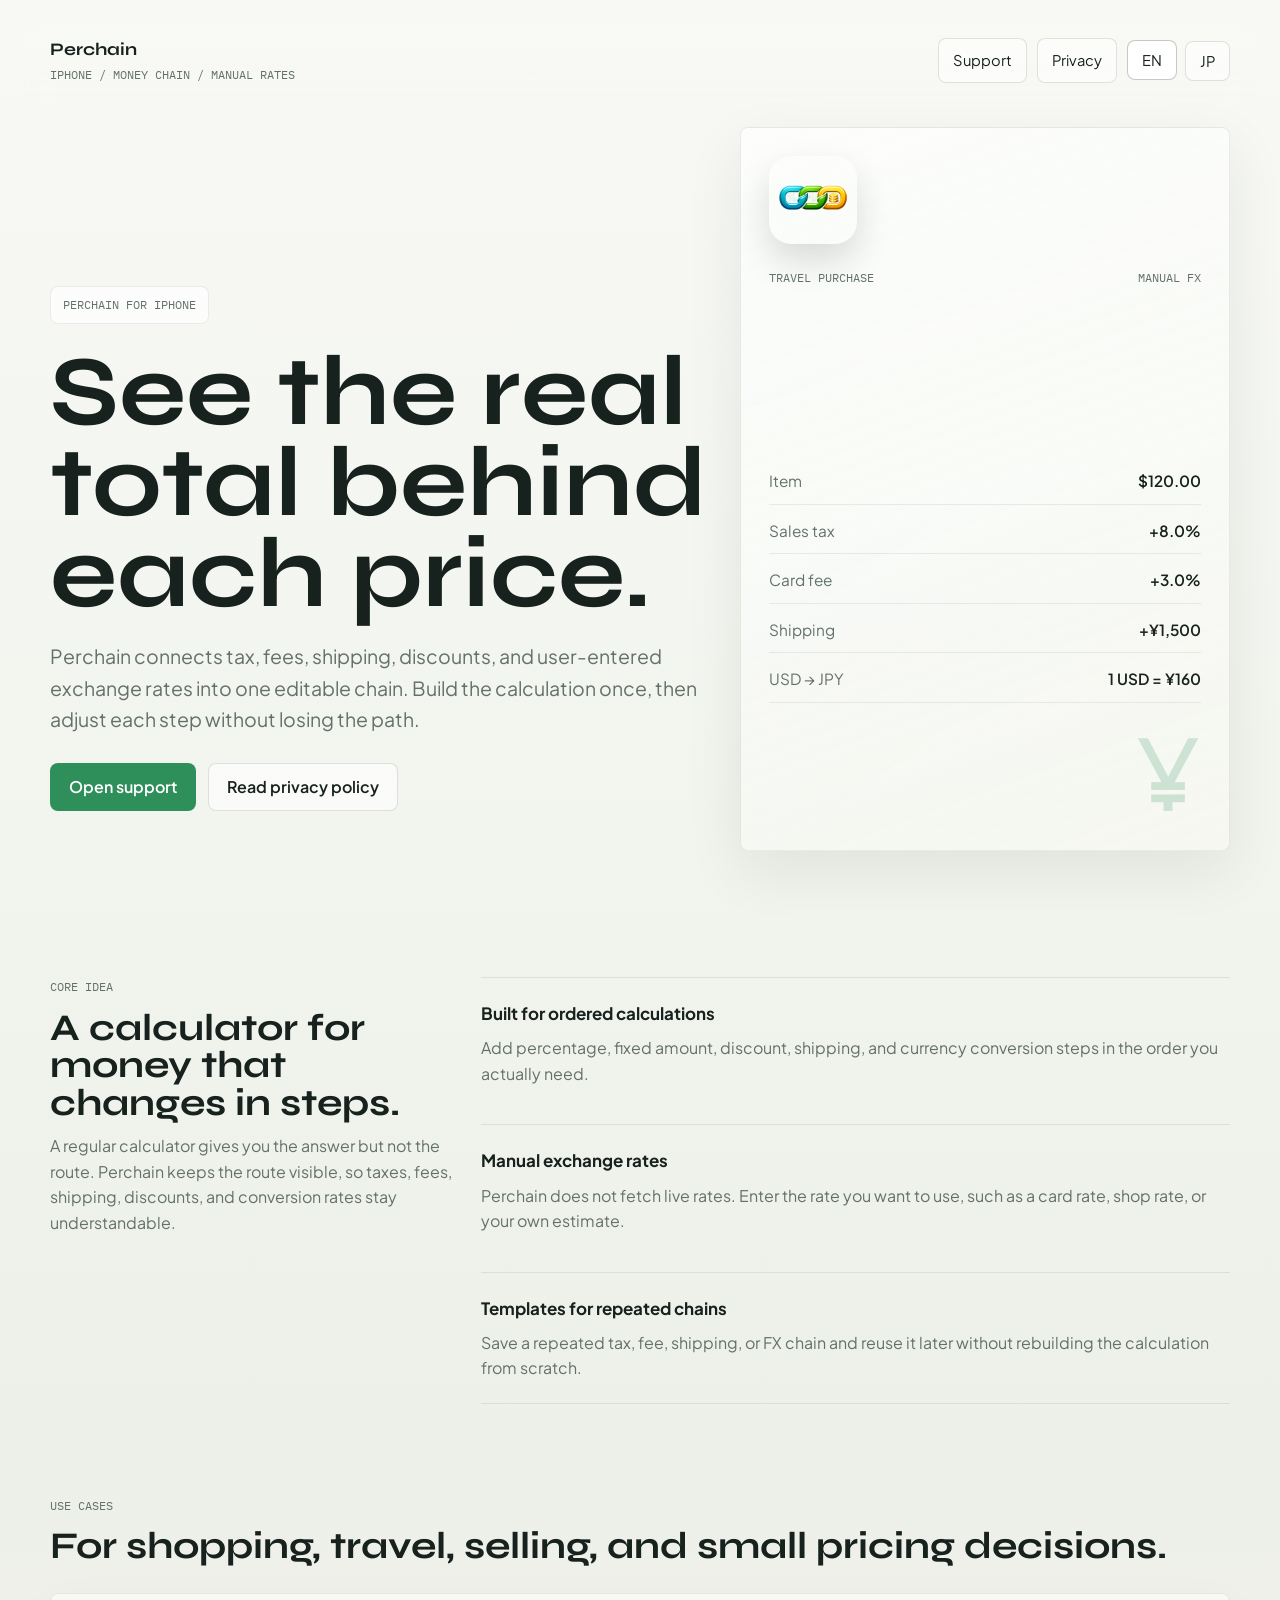
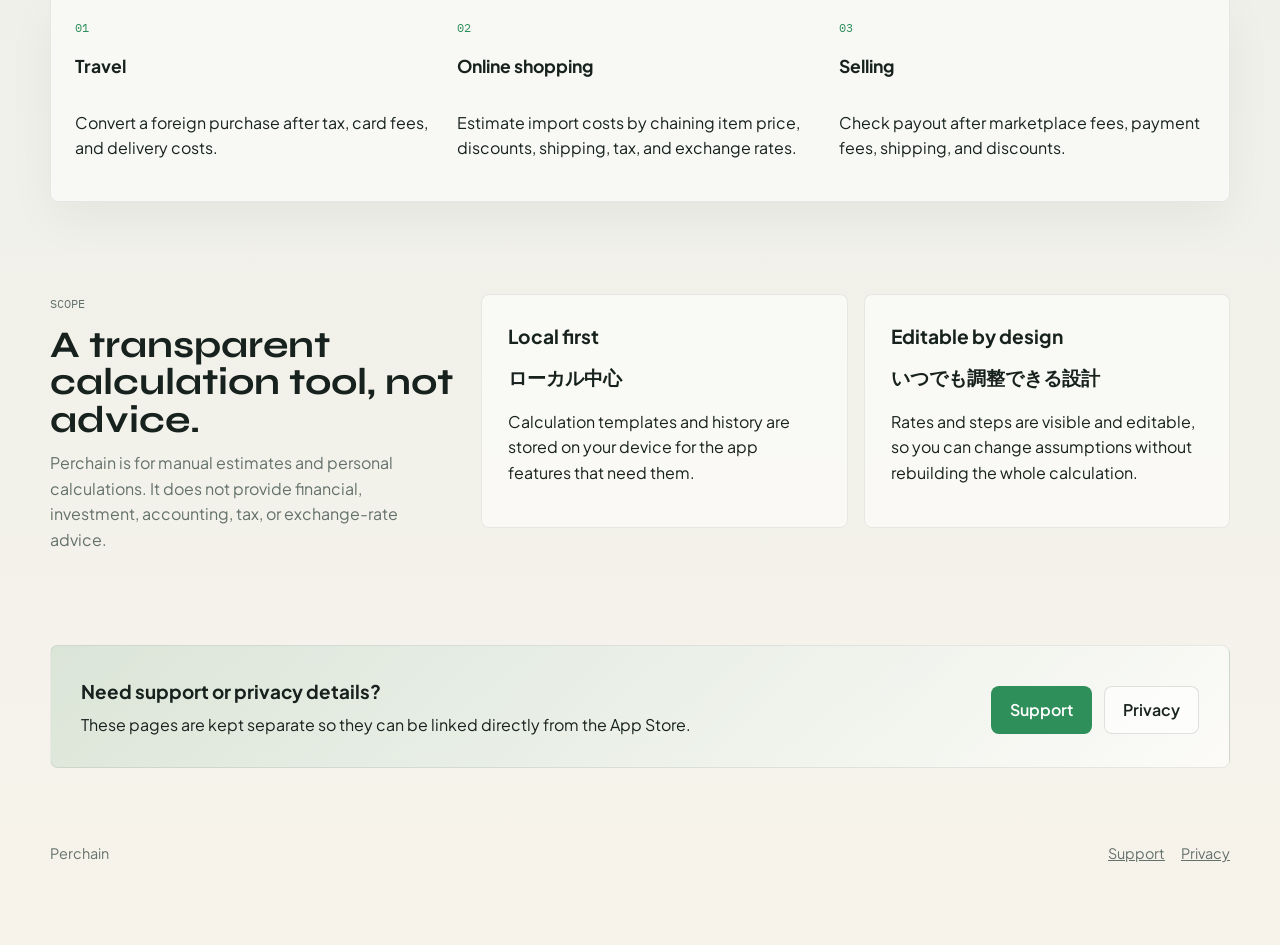
<file: index.html>
<!DOCTYPE html>
<html lang="en">
<head>
  <meta charset="UTF-8">
  <meta name="viewport" content="width=device-width, initial-scale=1.0">
  <title>Perchain | Tax, fee, shipping, and FX calculator</title>
  <meta name="description" content="Perchain is an iPhone app for chaining tax, fees, shipping, discounts, and user-entered exchange rates into one clear money calculation.">
  <meta property="og:title" content="Perchain">
  <meta property="og:description" content="Connect tax, fee, shipping, discount, and FX steps into one clear money calculation.">
  <meta property="og:type" content="website">
  <meta property="og:url" content="https://perchain.mizuno.app/">
  <meta property="og:site_name" content="Perchain">
  <meta property="og:image" content="https://perchain.mizuno.app/assets/app-icon.png">
  <meta name="twitter:card" content="summary">
  <meta name="twitter:title" content="Perchain">
  <meta name="twitter:description" content="Tax, fee, shipping, and FX steps in one clear chain.">
  <link rel="preconnect" href="https://fonts.googleapis.com">
  <link rel="preconnect" href="https://fonts.gstatic.com" crossorigin>
  <link href="https://fonts.googleapis.com/css2?family=IBM+Plex+Mono:wght@400;500&family=Plus+Jakarta+Sans:wght@400;500;600;700&family=Syne:wght@500;700;800&display=swap" rel="stylesheet">
  <link rel="stylesheet" href="/styles.css">
</head>
<body>
  <div class="site-shell">
    <header class="site-header">
      <div class="site-header__inner">
        <a class="wordmark" href="/">
          <span class="wordmark__name">Perchain</span>
          <span class="wordmark__meta">iPhone / money chain / manual rates</span>
        </a>
        <div class="topnav">
          <a href="/support/">Support</a>
          <a href="/privacy/">Privacy</a>
          <div class="lang-switch" aria-label="Language">
            <button type="button" data-lang-button="en" aria-pressed="true">EN</button>
            <button type="button" data-lang-button="ja" aria-pressed="false">JP</button>
          </div>
        </div>
      </div>
    </header>

    <main>
      <section class="hero">
        <div class="hero__copy" data-panel>
          <span class="eyebrow">Perchain for iPhone</span>
          <h1 data-lang="en">See the real total behind each price.</h1>
          <h1 data-lang="ja" hidden>金額の変化を、順番に見える形へ。</h1>
          <p data-lang="en">Perchain connects tax, fees, shipping, discounts, and user-entered exchange rates into one editable chain. Build the calculation once, then adjust each step without losing the path.</p>
          <p data-lang="ja" hidden>Perchain は、税、手数料、送料、割引、ユーザーが入力した為替レートを順番につなげて計算するアプリです。一度作った計算の流れを見失わず、必要なステップだけを調整できます。</p>
          <div class="hero__cta">
            <a class="btn btn--primary" href="/support/">Open support</a>
            <a class="btn btn--secondary" href="/privacy/">Read privacy policy</a>
          </div>
        </div>

        <div class="hero__visual" data-panel>
          <div class="poster poster--perchain" aria-label="Example Perchain calculation">
            <img class="app-icon" src="/assets/app-icon.png" alt="Perchain app icon">
            <div class="poster__meta">
              <span>Travel purchase</span>
              <span>Manual FX</span>
            </div>
            <div class="poster__stack">
              <div class="poster__line"><span>Item</span><strong>$120.00</strong></div>
              <div class="poster__line"><span>Sales tax</span><strong>+8.0%</strong></div>
              <div class="poster__line"><span>Card fee</span><strong>+3.0%</strong></div>
              <div class="poster__line"><span>Shipping</span><strong>+¥1,500</strong></div>
              <div class="poster__line"><span>USD → JPY</span><strong>1 USD = ¥160</strong></div>
            </div>
            <div class="poster__glyph">¥</div>
          </div>
        </div>
      </section>

      <section class="section section--split">
        <div class="section__intro" data-panel>
          <span class="section__kicker">Core idea</span>
          <h2 class="section__title" data-lang="en">A calculator for money that changes in steps.</h2>
          <h2 class="section__title" data-lang="ja" hidden>段階的に変わる金額のための計算機。</h2>
          <p class="section__lead" data-lang="en">A regular calculator gives you the answer but not the route. Perchain keeps the route visible, so taxes, fees, shipping, discounts, and conversion rates stay understandable.</p>
          <p class="section__lead" data-lang="ja" hidden>普通の計算機は答えだけを出します。Perchain は計算の道筋を残すので、税、手数料、送料、割引、為替換算のつながりを見ながら調整できます。</p>
        </div>
        <div class="feature-rail" data-panel>
          <div class="feature">
            <h3 data-lang="en">Built for ordered calculations</h3>
            <h3 data-lang="ja" hidden>順番が大事な計算に対応</h3>
            <p data-lang="en">Add percentage, fixed amount, discount, shipping, and currency conversion steps in the order you actually need.</p>
            <p data-lang="ja" hidden>パーセント、固定金額、割引、送料、通貨換算を、実際に必要な順番で追加できます。</p>
          </div>
          <div class="feature">
            <h3 data-lang="en">Manual exchange rates</h3>
            <h3 data-lang="ja" hidden>為替レートは手入力</h3>
            <p data-lang="en">Perchain does not fetch live rates. Enter the rate you want to use, such as a card rate, shop rate, or your own estimate.</p>
            <p data-lang="ja" hidden>Perchain はライブ為替レートを自動取得しません。カード会社のレート、店頭レート、自分の見積もりなど、使いたいレートを入力します。</p>
          </div>
          <div class="feature">
            <h3 data-lang="en">Templates for repeated chains</h3>
            <h3 data-lang="ja" hidden>よく使う計算はテンプレート化</h3>
            <p data-lang="en">Save a repeated tax, fee, shipping, or FX chain and reuse it later without rebuilding the calculation from scratch.</p>
            <p data-lang="ja" hidden>よく使う税、手数料、送料、為替の組み合わせはテンプレートとして保存し、次回すぐに再利用できます。</p>
          </div>
        </div>
      </section>

      <section class="section" data-panel>
        <div class="section__intro">
          <span class="section__kicker">Use cases</span>
          <h2 class="section__title" data-lang="en">For shopping, travel, selling, and small pricing decisions.</h2>
          <h2 class="section__title" data-lang="ja" hidden>買い物、旅行、販売、小さな価格判断に。</h2>
        </div>
        <div class="workflow-band">
          <div class="workflow-step">
            <span class="workflow-step__index">01</span>
            <span class="workflow-step__label" data-lang="en">Travel</span>
            <span class="workflow-step__label" data-lang="ja" hidden>旅行</span>
            <p data-lang="en">Convert a foreign purchase after tax, card fees, and delivery costs.</p>
            <p data-lang="ja" hidden>海外での購入額に税、カード手数料、配送費を足して自国通貨で確認します。</p>
          </div>
          <div class="workflow-step">
            <span class="workflow-step__index">02</span>
            <span class="workflow-step__label" data-lang="en">Online shopping</span>
            <span class="workflow-step__label" data-lang="ja" hidden>海外通販</span>
            <p data-lang="en">Estimate import costs by chaining item price, discounts, shipping, tax, and exchange rates.</p>
            <p data-lang="ja" hidden>商品価格、割引、送料、税、為替レートをつなげて輸入時の目安を出します。</p>
          </div>
          <div class="workflow-step">
            <span class="workflow-step__index">03</span>
            <span class="workflow-step__label" data-lang="en">Selling</span>
            <span class="workflow-step__label" data-lang="ja" hidden>販売</span>
            <p data-lang="en">Check payout after marketplace fees, payment fees, shipping, and discounts.</p>
            <p data-lang="ja" hidden>販売手数料、決済手数料、送料、割引を引いた後の受け取り額を確認します。</p>
          </div>
        </div>
      </section>

      <section class="section section--split">
        <div class="section__intro" data-panel>
          <span class="section__kicker">Scope</span>
          <h2 class="section__title" data-lang="en">A transparent calculation tool, not advice.</h2>
          <h2 class="section__title" data-lang="ja" hidden>助言ではなく、見える計算ツール。</h2>
          <p class="section__lead" data-lang="en">Perchain is for manual estimates and personal calculations. It does not provide financial, investment, accounting, tax, or exchange-rate advice.</p>
          <p class="section__lead" data-lang="ja" hidden>Perchain は手入力による見積もりと個人の計算のためのツールです。金融、投資、会計、税務、為替に関する助言は提供しません。</p>
        </div>
        <div class="detail-grid" data-panel>
          <div class="detail-note">
            <strong data-lang="en">Local first</strong>
            <strong data-lang="ja" hidden>ローカル中心</strong>
            <p data-lang="en">Calculation templates and history are stored on your device for the app features that need them.</p>
            <p data-lang="ja" hidden>計算テンプレートと履歴は、必要な機能のために端末内に保存されます。</p>
          </div>
          <div class="detail-note">
            <strong data-lang="en">Editable by design</strong>
            <strong data-lang="ja" hidden>いつでも調整できる設計</strong>
            <p data-lang="en">Rates and steps are visible and editable, so you can change assumptions without rebuilding the whole calculation.</p>
            <p data-lang="ja" hidden>レートとステップは見える形で編集できるため、前提を変えても計算全体を作り直す必要がありません。</p>
          </div>
        </div>
      </section>

      <section class="section" data-panel>
        <div class="cta-strip">
          <div class="cta-strip__copy">
            <strong data-lang="en">Need support or privacy details?</strong>
            <strong data-lang="ja" hidden>サポート情報とプライバシー方針はこちらです。</strong>
            <span data-lang="en">These pages are kept separate so they can be linked directly from the App Store.</span>
            <span data-lang="ja" hidden>App Store から直接リンクできるよう、サポートとプライバシー方針を独立したページにしています。</span>
          </div>
          <div class="hero__cta">
            <a class="btn btn--primary" href="/support/">Support</a>
            <a class="btn btn--secondary" href="/privacy/">Privacy</a>
          </div>
        </div>
      </section>
    </main>

    <footer class="footer">
      <span>Perchain</span>
      <div class="footer__links">
        <a href="/support/">Support</a>
        <a href="/privacy/">Privacy</a>
      </div>
    </footer>
  </div>
  <script src="/app.js"></script>
</body>
</html>
</file>
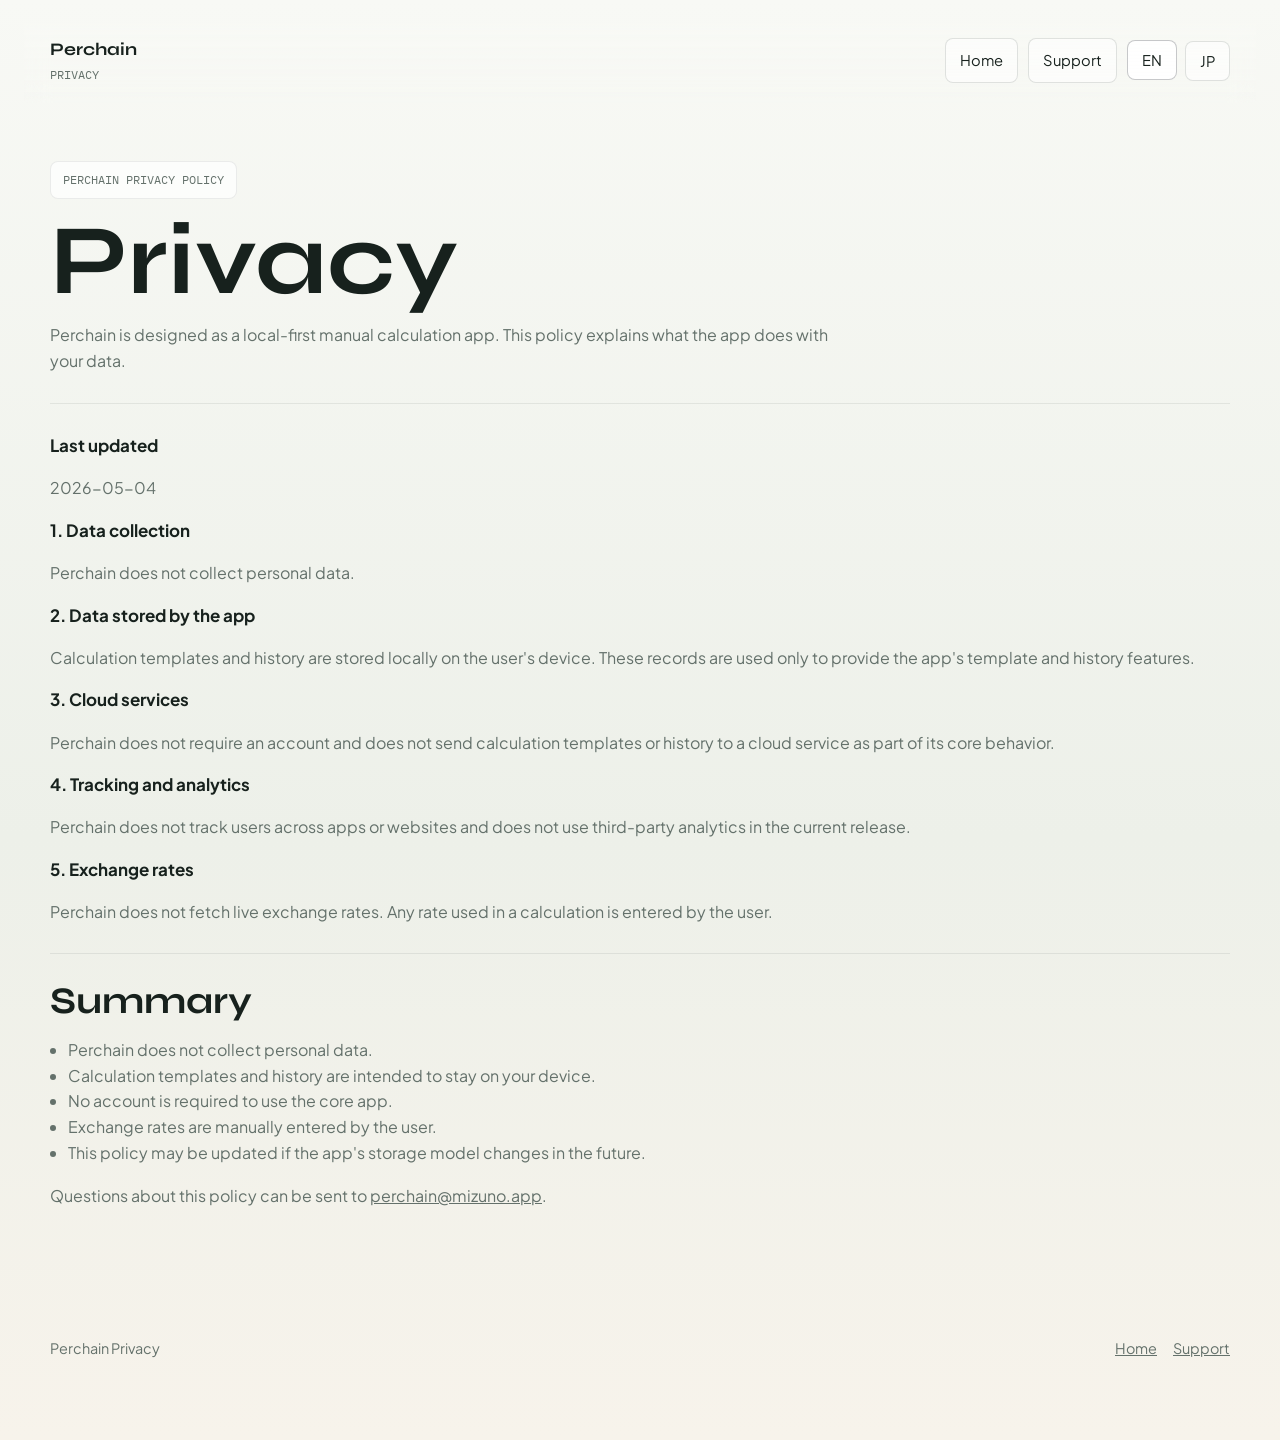
<file: privacy/index.html>
<!DOCTYPE html>
<html lang="en">
<head>
  <meta charset="UTF-8">
  <meta name="viewport" content="width=device-width, initial-scale=1.0">
  <title>Perchain Privacy Policy</title>
  <meta name="description" content="Privacy policy for Perchain.">
  <link rel="preconnect" href="https://fonts.googleapis.com">
  <link rel="preconnect" href="https://fonts.gstatic.com" crossorigin>
  <link href="https://fonts.googleapis.com/css2?family=IBM+Plex+Mono:wght@400;500&family=Plus+Jakarta+Sans:wght@400;500;600;700&family=Syne:wght@500;700;800&display=swap" rel="stylesheet">
  <link rel="stylesheet" href="/styles.css">
</head>
<body>
  <div class="site-shell">
    <header class="site-header">
      <div class="site-header__inner">
        <a class="wordmark" href="/">
          <span class="wordmark__name">Perchain</span>
          <span class="wordmark__meta">Privacy</span>
        </a>
        <div class="topnav">
          <a href="/">Home</a>
          <a href="/support/">Support</a>
          <div class="lang-switch" aria-label="Language">
            <button type="button" data-lang-button="en" aria-pressed="true">EN</button>
            <button type="button" data-lang-button="ja" aria-pressed="false">JP</button>
          </div>
        </div>
      </div>
    </header>

    <main class="doc-shell">
      <section class="doc-hero" data-panel>
        <span class="eyebrow">Perchain Privacy Policy</span>
        <h1 data-lang="en">Privacy</h1>
        <h1 data-lang="ja" hidden>プライバシー</h1>
        <p data-lang="en">Perchain is designed as a local-first manual calculation app. This policy explains what the app does with your data.</p>
        <p data-lang="ja" hidden>Perchain は、ローカル中心の手入力計算アプリとして設計されています。このページでは、アプリがデータをどのように扱うかを説明します。</p>
      </section>

      <section class="doc-block" data-panel>
        <div class="privacy-layout">
          <div class="privacy-block">
            <h3 data-lang="en">Last updated</h3>
            <h3 data-lang="ja" hidden>最終更新日</h3>
            <p>2026-05-04</p>
          </div>
          <div class="privacy-block">
            <h3 data-lang="en">1. Data collection</h3>
            <h3 data-lang="ja" hidden>1. データ収集</h3>
            <p data-lang="en">Perchain does not collect personal data.</p>
            <p data-lang="ja" hidden>Perchain は個人データを収集しません。</p>
          </div>
          <div class="privacy-block">
            <h3 data-lang="en">2. Data stored by the app</h3>
            <h3 data-lang="ja" hidden>2. アプリが保存するデータ</h3>
            <p data-lang="en">Calculation templates and history are stored locally on the user's device. These records are used only to provide the app's template and history features.</p>
            <p data-lang="ja" hidden>計算テンプレートと履歴は、アプリの機能提供のためにユーザーの端末内に保存されます。</p>
          </div>
          <div class="privacy-block">
            <h3 data-lang="en">3. Cloud services</h3>
            <h3 data-lang="ja" hidden>3. クラウドサービス</h3>
            <p data-lang="en">Perchain does not require an account and does not send calculation templates or history to a cloud service as part of its core behavior.</p>
            <p data-lang="ja" hidden>Perchain はアカウントを必要とせず、基本動作として計算テンプレートや履歴をクラウドサービスへ送信しません。</p>
          </div>
          <div class="privacy-block">
            <h3 data-lang="en">4. Tracking and analytics</h3>
            <h3 data-lang="ja" hidden>4. トラッキングと解析</h3>
            <p data-lang="en">Perchain does not track users across apps or websites and does not use third-party analytics in the current release.</p>
            <p data-lang="ja" hidden>現在のリリースでは、Perchain は他社のアプリやWebサイトをまたいだトラッキングやサードパーティ分析ツールを使用しません。</p>
          </div>
          <div class="privacy-block">
            <h3 data-lang="en">5. Exchange rates</h3>
            <h3 data-lang="ja" hidden>5. 為替レート</h3>
            <p data-lang="en">Perchain does not fetch live exchange rates. Any rate used in a calculation is entered by the user.</p>
            <p data-lang="ja" hidden>Perchain はライブ為替レートを自動取得しません。計算に使うレートはユーザーが入力します。</p>
          </div>
        </div>
      </section>

      <section class="doc-block" data-panel>
        <div class="doc-copy">
          <h2 class="section__title" data-lang="en">Summary</h2>
          <h2 class="section__title" data-lang="ja" hidden>要点</h2>
          <ul class="privacy-list" data-lang="en">
            <li>Perchain does not collect personal data.</li>
            <li>Calculation templates and history are intended to stay on your device.</li>
            <li>No account is required to use the core app.</li>
            <li>Exchange rates are manually entered by the user.</li>
            <li>This policy may be updated if the app's storage model changes in the future.</li>
          </ul>
          <ul class="privacy-list" data-lang="ja" hidden>
            <li>Perchain は個人データを収集しません。</li>
            <li>計算テンプレートと履歴は端末内に保持されることを前提としています。</li>
            <li>アプリの基本利用にアカウント登録は必要ありません。</li>
            <li>為替レートはユーザーが手入力します。</li>
            <li>今後、保存方式が変わる場合はこの方針も更新されます。</li>
          </ul>
          <p data-lang="en">Questions about this policy can be sent to <a href="mailto:perchain@mizuno.app">perchain@mizuno.app</a>.</p>
          <p data-lang="ja" hidden>この方針に関する問い合わせは <a href="mailto:perchain@mizuno.app">perchain@mizuno.app</a> まで連絡してください。</p>
        </div>
      </section>
    </main>

    <footer class="footer">
      <span>Perchain Privacy</span>
      <div class="footer__links">
        <a href="/">Home</a>
        <a href="/support/">Support</a>
      </div>
    </footer>
  </div>
  <script src="/app.js"></script>
</body>
</html>
</file>
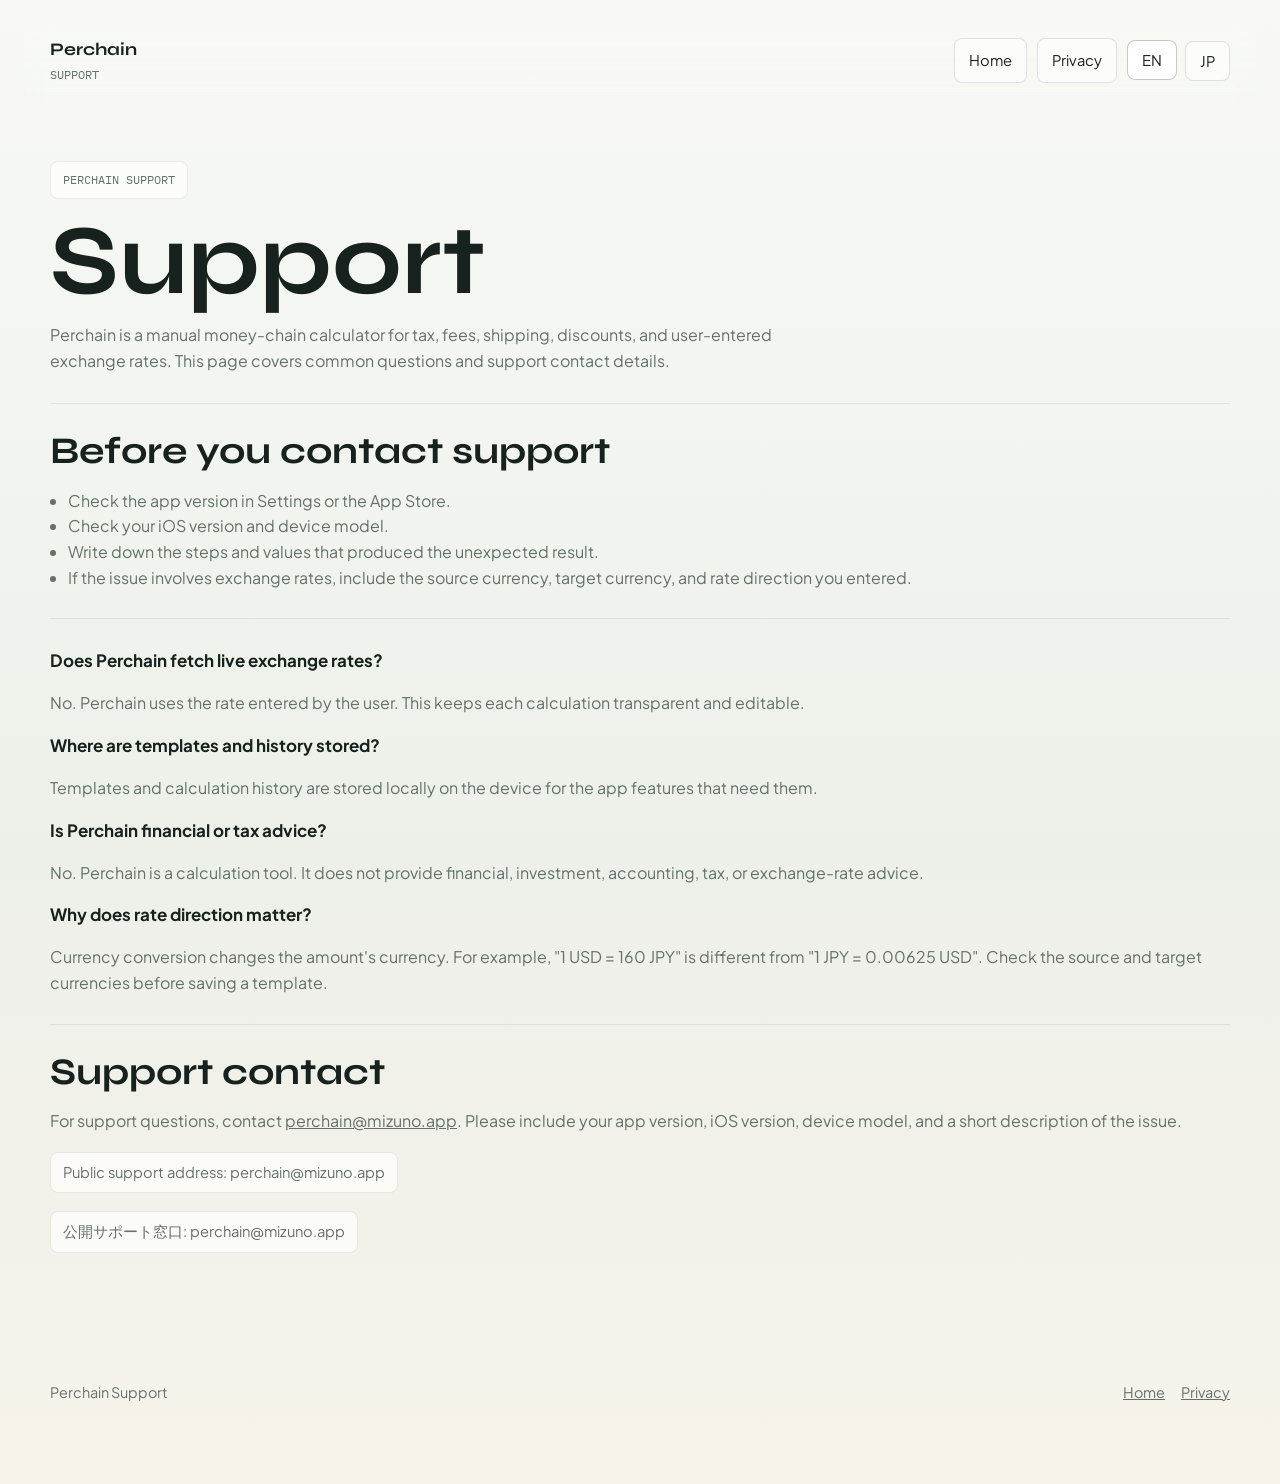
<file: support/index.html>
<!DOCTYPE html>
<html lang="en">
<head>
  <meta charset="UTF-8">
  <meta name="viewport" content="width=device-width, initial-scale=1.0">
  <title>Perchain Support</title>
  <meta name="description" content="Support information for Perchain, including calculation scope, local data storage, manual exchange rates, and contact guidance.">
  <link rel="preconnect" href="https://fonts.googleapis.com">
  <link rel="preconnect" href="https://fonts.gstatic.com" crossorigin>
  <link href="https://fonts.googleapis.com/css2?family=IBM+Plex+Mono:wght@400;500&family=Plus+Jakarta+Sans:wght@400;500;600;700&family=Syne:wght@500;700;800&display=swap" rel="stylesheet">
  <link rel="stylesheet" href="/styles.css">
</head>
<body>
  <div class="site-shell">
    <header class="site-header">
      <div class="site-header__inner">
        <a class="wordmark" href="/">
          <span class="wordmark__name">Perchain</span>
          <span class="wordmark__meta">Support</span>
        </a>
        <div class="topnav">
          <a href="/">Home</a>
          <a href="/privacy/">Privacy</a>
          <div class="lang-switch" aria-label="Language">
            <button type="button" data-lang-button="en" aria-pressed="true">EN</button>
            <button type="button" data-lang-button="ja" aria-pressed="false">JP</button>
          </div>
        </div>
      </div>
    </header>

    <main class="doc-shell">
      <section class="doc-hero" data-panel>
        <span class="eyebrow">Perchain Support</span>
        <h1 data-lang="en">Support</h1>
        <h1 data-lang="ja" hidden>サポート</h1>
        <p data-lang="en">Perchain is a manual money-chain calculator for tax, fees, shipping, discounts, and user-entered exchange rates. This page covers common questions and support contact details.</p>
        <p data-lang="ja" hidden>Perchain は、税、手数料、送料、割引、ユーザーが入力した為替レートを順番につなげて計算するアプリです。このページでは、よくある質問と問い合わせ先を案内します。</p>
      </section>

      <section class="doc-block" data-panel>
        <div class="doc-copy">
          <h2 class="section__title" data-lang="en">Before you contact support</h2>
          <h2 class="section__title" data-lang="ja" hidden>問い合わせ前に確認してほしいこと</h2>
          <ul class="support-list" data-lang="en">
            <li>Check the app version in Settings or the App Store.</li>
            <li>Check your iOS version and device model.</li>
            <li>Write down the steps and values that produced the unexpected result.</li>
            <li>If the issue involves exchange rates, include the source currency, target currency, and rate direction you entered.</li>
          </ul>
          <ul class="support-list" data-lang="ja" hidden>
            <li>設定または App Store でアプリのバージョンを確認してください。</li>
            <li>iOS バージョンと端末名を確認してください。</li>
            <li>想定と違う結果になったステップと入力値を簡単に控えてください。</li>
            <li>為替レートに関する問題の場合は、変換元通貨、変換先通貨、入力したレート方向も添えてください。</li>
          </ul>
        </div>
      </section>

      <section class="doc-block" data-panel>
        <div class="support-layout">
          <div class="faq-item">
            <h3 data-lang="en">Does Perchain fetch live exchange rates?</h3>
            <h3 data-lang="ja" hidden>Perchain はライブ為替レートを取得しますか？</h3>
            <p data-lang="en">No. Perchain uses the rate entered by the user. This keeps each calculation transparent and editable.</p>
            <p data-lang="ja" hidden>いいえ。Perchain はユーザーが入力したレートを使って計算します。計算の前提を見える形にし、後から編集しやすくするためです。</p>
          </div>
          <div class="faq-item">
            <h3 data-lang="en">Where are templates and history stored?</h3>
            <h3 data-lang="ja" hidden>テンプレートと履歴はどこに保存されますか？</h3>
            <p data-lang="en">Templates and calculation history are stored locally on the device for the app features that need them.</p>
            <p data-lang="ja" hidden>テンプレートと計算履歴は、必要な機能のために端末内に保存されます。</p>
          </div>
          <div class="faq-item">
            <h3 data-lang="en">Is Perchain financial or tax advice?</h3>
            <h3 data-lang="ja" hidden>Perchain は金融・税務アドバイスですか？</h3>
            <p data-lang="en">No. Perchain is a calculation tool. It does not provide financial, investment, accounting, tax, or exchange-rate advice.</p>
            <p data-lang="ja" hidden>いいえ。Perchain は計算ツールです。金融、投資、会計、税務、為替に関する助言は提供しません。</p>
          </div>
          <div class="faq-item">
            <h3 data-lang="en">Why does rate direction matter?</h3>
            <h3 data-lang="ja" hidden>なぜレート方向が重要ですか？</h3>
            <p data-lang="en">Currency conversion changes the amount's currency. For example, "1 USD = 160 JPY" is different from "1 JPY = 0.00625 USD". Check the source and target currencies before saving a template.</p>
            <p data-lang="ja" hidden>通貨換算では金額の通貨が変わります。たとえば「1 USD = 160 JPY」と「1 JPY = 0.00625 USD」は別の入力です。テンプレート保存前に変換元と変換先を確認してください。</p>
          </div>
        </div>
      </section>

      <section class="doc-block" data-panel>
        <div class="doc-copy">
          <h2 class="section__title" data-lang="en">Support contact</h2>
          <h2 class="section__title" data-lang="ja" hidden>問い合わせ先</h2>
          <p data-lang="en">For support questions, contact <a href="mailto:perchain@mizuno.app">perchain@mizuno.app</a>. Please include your app version, iOS version, device model, and a short description of the issue.</p>
          <p data-lang="ja" hidden>サポートが必要な場合は <a href="mailto:perchain@mizuno.app">perchain@mizuno.app</a> まで連絡してください。アプリのバージョン、iOS バージョン、端末名、問題の内容を簡単に添えてもらえると助かります。</p>
          <span class="pending" data-lang="en">Public support address: perchain@mizuno.app</span>
          <span class="pending" data-lang="ja" hidden>公開サポート窓口: perchain@mizuno.app</span>
        </div>
      </section>
    </main>

    <footer class="footer">
      <span>Perchain Support</span>
      <div class="footer__links">
        <a href="/">Home</a>
        <a href="/privacy/">Privacy</a>
      </div>
    </footer>
  </div>
  <script src="/app.js"></script>
</body>
</html>
</file>
<file: styles.css>
:root {
  --bg: #f5f6f2;
  --bg-strong: #e5e8df;
  --surface: rgba(255, 255, 255, 0.66);
  --surface-strong: rgba(255, 255, 255, 0.86);
  --line: rgba(29, 38, 34, 0.13);
  --text: #17211d;
  --muted: #64716b;
  --accent: #2f8f5b;
  --accent-deep: #1f6e45;
  --accent-soft: rgba(47, 143, 91, 0.13);
  --warm: #b9833f;
  --max-width: 1180px;
  --radius: 8px;
  --shadow: 0 20px 58px rgba(23, 33, 29, 0.08);
  --font-display: "Syne", "Plus Jakarta Sans", sans-serif;
  --font-body: "Plus Jakarta Sans", "Hiragino Sans", sans-serif;
  --font-mono: "IBM Plex Mono", "SF Mono", monospace;
}

*,
*::before,
*::after {
  box-sizing: border-box;
}

html {
  scroll-behavior: smooth;
}

body {
  margin: 0;
  min-width: 320px;
  color: var(--text);
  background:
    linear-gradient(180deg, #f8f9f5 0%, #edf0e9 58%, #f7f3eb 100%);
  font-family: var(--font-body);
  line-height: 1.6;
  -webkit-font-smoothing: antialiased;
  text-rendering: optimizeLegibility;
}

a {
  color: inherit;
}

img {
  max-width: 100%;
}

.site-shell {
  padding: 24px;
}

.site-header {
  position: sticky;
  top: 0;
  z-index: 30;
  display: flex;
  justify-content: center;
  padding: 12px 0 18px;
  background: linear-gradient(180deg, rgba(248, 249, 245, 0.9), rgba(248, 249, 245, 0));
  backdrop-filter: blur(12px);
}

.site-header__inner,
.section,
.doc-shell {
  width: min(100%, var(--max-width));
  margin: 0 auto;
}

.site-header__inner {
  display: flex;
  align-items: center;
  justify-content: space-between;
  gap: 24px;
}

.wordmark {
  display: inline-flex;
  flex-direction: column;
  gap: 2px;
  text-decoration: none;
}

.wordmark__name {
  font-family: var(--font-display);
  font-size: 1.1rem;
  font-weight: 700;
  letter-spacing: 0;
}

.wordmark__meta {
  font-family: var(--font-mono);
  font-size: 0.74rem;
  letter-spacing: 0;
  text-transform: uppercase;
  color: var(--muted);
}

.topnav {
  display: flex;
  align-items: center;
  gap: 10px;
  flex-wrap: wrap;
  justify-content: flex-end;
}

.topnav a,
.lang-switch button {
  border: 1px solid var(--line);
  background: rgba(255, 255, 255, 0.56);
  color: var(--text);
  text-decoration: none;
  padding: 10px 14px;
  border-radius: var(--radius);
  font-size: 0.92rem;
  transition: background-color 180ms ease, border-color 180ms ease, transform 180ms ease;
}

.topnav a:hover,
.lang-switch button:hover,
.lang-switch button.is-active {
  background: rgba(255, 255, 255, 0.9);
  border-color: rgba(23, 27, 34, 0.24);
  transform: translateY(-1px);
}

.lang-switch {
  display: inline-flex;
  gap: 8px;
}

.lang-switch button {
  font-family: var(--font-body);
  cursor: pointer;
}

.hero {
  width: min(100%, var(--max-width));
  margin: 0 auto;
  min-height: calc(100svh - 72px);
  display: grid;
  grid-template-columns: minmax(0, 1.15fr) minmax(280px, 0.85fr);
  align-items: end;
  gap: 28px;
  padding: 24px 0 80px;
}

.hero__copy {
  display: flex;
  flex-direction: column;
  gap: 22px;
  padding: 40px 0;
}

.eyebrow {
  display: inline-flex;
  width: fit-content;
  padding: 8px 12px;
  border-radius: var(--radius);
  background: rgba(255, 255, 255, 0.7);
  border: 1px solid rgba(23, 27, 34, 0.08);
  font-family: var(--font-mono);
  font-size: 0.77rem;
  letter-spacing: 0;
  text-transform: uppercase;
  color: var(--muted);
}

.hero h1,
.doc-hero h1 {
  margin: 0;
  font-family: var(--font-display);
  font-size: 6.2rem;
  line-height: 0.92;
  letter-spacing: 0;
}

.hero p {
  margin: 0;
  max-width: 48rem;
  font-size: 1.22rem;
  color: var(--muted);
}

.hero__cta {
  display: flex;
  flex-wrap: wrap;
  gap: 12px;
  margin-top: 6px;
}

.btn {
  display: inline-flex;
  align-items: center;
  justify-content: center;
  min-height: 48px;
  padding: 0 18px;
  border-radius: var(--radius);
  border: 1px solid transparent;
  font-weight: 600;
  text-decoration: none;
  transition: background-color 180ms ease, border-color 180ms ease, transform 180ms ease;
}

.btn:hover {
  transform: translateY(-1px);
}

.btn--primary {
  background: var(--accent);
  color: white;
}

.btn--primary:hover {
  background: var(--accent-deep);
}

.btn--secondary {
  background: rgba(255, 255, 255, 0.62);
  border-color: var(--line);
}

.hero__visual {
  align-self: stretch;
  display: flex;
  align-items: stretch;
}

.poster {
  width: 100%;
  display: grid;
  grid-template-rows: auto 1fr auto;
  gap: 24px;
  padding: 28px;
  border-radius: var(--radius);
  background:
    linear-gradient(160deg, rgba(255, 255, 255, 0.9), rgba(249, 252, 247, 0.72)),
    linear-gradient(145deg, rgba(47, 143, 91, 0.12), rgba(185, 131, 63, 0.1));
  border: 1px solid rgba(23, 27, 34, 0.08);
  box-shadow: var(--shadow);
}

.poster--perchain {
  position: relative;
  overflow: hidden;
}

.app-icon {
  width: 88px;
  height: 88px;
  border-radius: 22px;
  box-shadow: 0 16px 34px rgba(23, 33, 29, 0.15);
}

.poster__meta {
  display: flex;
  justify-content: space-between;
  gap: 12px;
  color: var(--muted);
  font-family: var(--font-mono);
  font-size: 0.76rem;
  text-transform: uppercase;
  letter-spacing: 0;
}

.poster__stack {
  display: flex;
  flex-direction: column;
  gap: 14px;
  align-self: center;
}

.poster__line {
  display: flex;
  justify-content: space-between;
  gap: 16px;
  padding-bottom: 10px;
  border-bottom: 1px solid rgba(23, 27, 34, 0.08);
  color: var(--muted);
  font-size: 0.96rem;
}

.poster__line strong {
  color: var(--text);
  font-weight: 600;
}

.poster__glyph {
  align-self: end;
  justify-self: end;
  font-family: var(--font-display);
  font-size: 7rem;
  line-height: 0.85;
  letter-spacing: 0;
  color: rgba(47, 143, 91, 0.2);
}

.section {
  display: grid;
  gap: 28px;
  padding: 46px 0;
}

.section--split {
  grid-template-columns: minmax(0, 0.7fr) minmax(0, 1.3fr);
  align-items: start;
}

.section__intro {
  display: grid;
  gap: 12px;
}

.section__kicker {
  font-family: var(--font-mono);
  font-size: 0.76rem;
  letter-spacing: 0;
  color: var(--muted);
  text-transform: uppercase;
}

.section__title {
  margin: 0;
  font-family: var(--font-display);
  font-size: 2.35rem;
  line-height: 1;
  letter-spacing: 0;
}

.section__lead {
  margin: 0;
  max-width: 34rem;
  color: var(--muted);
}

.feature-rail,
.support-layout,
.privacy-layout {
  display: grid;
  gap: 16px;
}

.feature {
  padding: 22px 0;
  border-top: 1px solid rgba(23, 27, 34, 0.09);
}

.feature:last-child {
  border-bottom: 1px solid rgba(23, 27, 34, 0.09);
}

.feature h3,
.faq-item h3,
.privacy-block h3 {
  margin: 0 0 8px;
  font-size: 1.06rem;
  letter-spacing: 0;
}

.feature p,
.faq-item p,
.privacy-block p,
.doc-copy p,
.support-list li,
.privacy-list li {
  margin: 0;
  color: var(--muted);
}

.workflow-band {
  display: grid;
  grid-template-columns: repeat(3, minmax(0, 1fr));
  gap: 16px;
  padding: 24px;
  border-radius: var(--radius);
  background: rgba(255, 255, 255, 0.56);
  border: 1px solid rgba(23, 27, 34, 0.08);
  box-shadow: 0 18px 48px rgba(23, 27, 34, 0.05);
}

.workflow-step {
  display: grid;
  gap: 14px;
}

.workflow-step__index {
  font-family: var(--font-mono);
  color: var(--accent);
  letter-spacing: 0;
  text-transform: uppercase;
  font-size: 0.77rem;
}

.workflow-step__label {
  font-size: 1.1rem;
  font-weight: 700;
  letter-spacing: 0;
}

.detail-grid {
  display: grid;
  grid-template-columns: repeat(2, minmax(0, 1fr));
  gap: 16px;
}

.detail-note {
  min-height: 220px;
  padding: 26px;
  border-radius: var(--radius);
  background: rgba(255, 255, 255, 0.54);
  border: 1px solid rgba(23, 27, 34, 0.08);
}

.detail-note strong {
  display: block;
  margin-bottom: 10px;
  font-size: 1.2rem;
  letter-spacing: 0;
}

.cta-strip {
  display: flex;
  flex-wrap: wrap;
  align-items: center;
  justify-content: space-between;
  gap: 18px;
  padding: 30px;
  border-radius: var(--radius);
  background: linear-gradient(135deg, rgba(47, 143, 91, 0.13), rgba(255, 255, 255, 0.66));
  border: 1px solid rgba(23, 27, 34, 0.08);
}

.cta-strip__copy {
  display: grid;
  gap: 6px;
}

.cta-strip__copy strong {
  font-size: 1.18rem;
  letter-spacing: 0;
}

.footer {
  width: min(100%, var(--max-width));
  margin: 0 auto;
  padding: 28px 0 56px;
  display: flex;
  justify-content: space-between;
  gap: 12px;
  color: var(--muted);
  font-size: 0.9rem;
}

.footer__links {
  display: flex;
  gap: 16px;
  flex-wrap: wrap;
}

.doc-shell {
  padding: 24px 0 72px;
}

.doc-hero {
  display: grid;
  gap: 16px;
  padding: 34px 0 30px;
}

.doc-hero p {
  margin: 0;
  max-width: 50rem;
  color: var(--muted);
}

.doc-block {
  padding: 28px 0;
  border-top: 1px solid rgba(23, 27, 34, 0.08);
}

.doc-copy {
  display: grid;
  gap: 18px;
}

.meta-list,
.support-list,
.privacy-list {
  margin: 0;
  padding-left: 1.15rem;
}

.faq-item,
.privacy-block {
  display: grid;
  gap: 8px;
}

.pending {
  display: inline-flex;
  width: fit-content;
  padding: 8px 12px;
  border-radius: var(--radius);
  background: rgba(255, 255, 255, 0.65);
  border: 1px solid rgba(23, 27, 34, 0.09);
  color: var(--muted);
  font-size: 0.92rem;
}

[data-panel] {
  opacity: 0;
  transform: translateY(24px);
  transition: opacity 500ms ease, transform 500ms ease;
}

.js-ready [data-panel].is-visible {
  opacity: 1;
  transform: translateY(0);
}

@media (max-width: 980px) {
  .hero,
  .section--split,
  .workflow-band,
  .detail-grid {
    grid-template-columns: 1fr;
  }

  .hero {
    min-height: auto;
    padding-bottom: 44px;
  }

  .hero h1,
  .doc-hero h1 {
    font-size: 4.4rem;
  }
}

@media (max-width: 700px) {
  .site-shell {
    padding: 16px;
  }

  .site-header__inner,
  .footer {
    flex-direction: column;
    align-items: flex-start;
  }

  .topnav {
    justify-content: flex-start;
  }

  .poster,
  .cta-strip,
  .detail-note,
  .workflow-band {
    border-radius: var(--radius);
  }

  .hero h1,
  .doc-hero h1 {
    font-size: 3.25rem;
  }

  .hero p {
    font-size: 1.05rem;
  }

  .section__title {
    font-size: 1.9rem;
  }
}

@media (prefers-reduced-motion: reduce) {
  *,
  *::before,
  *::after {
    animation-duration: 0.01ms !important;
    animation-iteration-count: 1 !important;
    transition-duration: 0.01ms !important;
    scroll-behavior: auto !important;
  }
}
</file>
